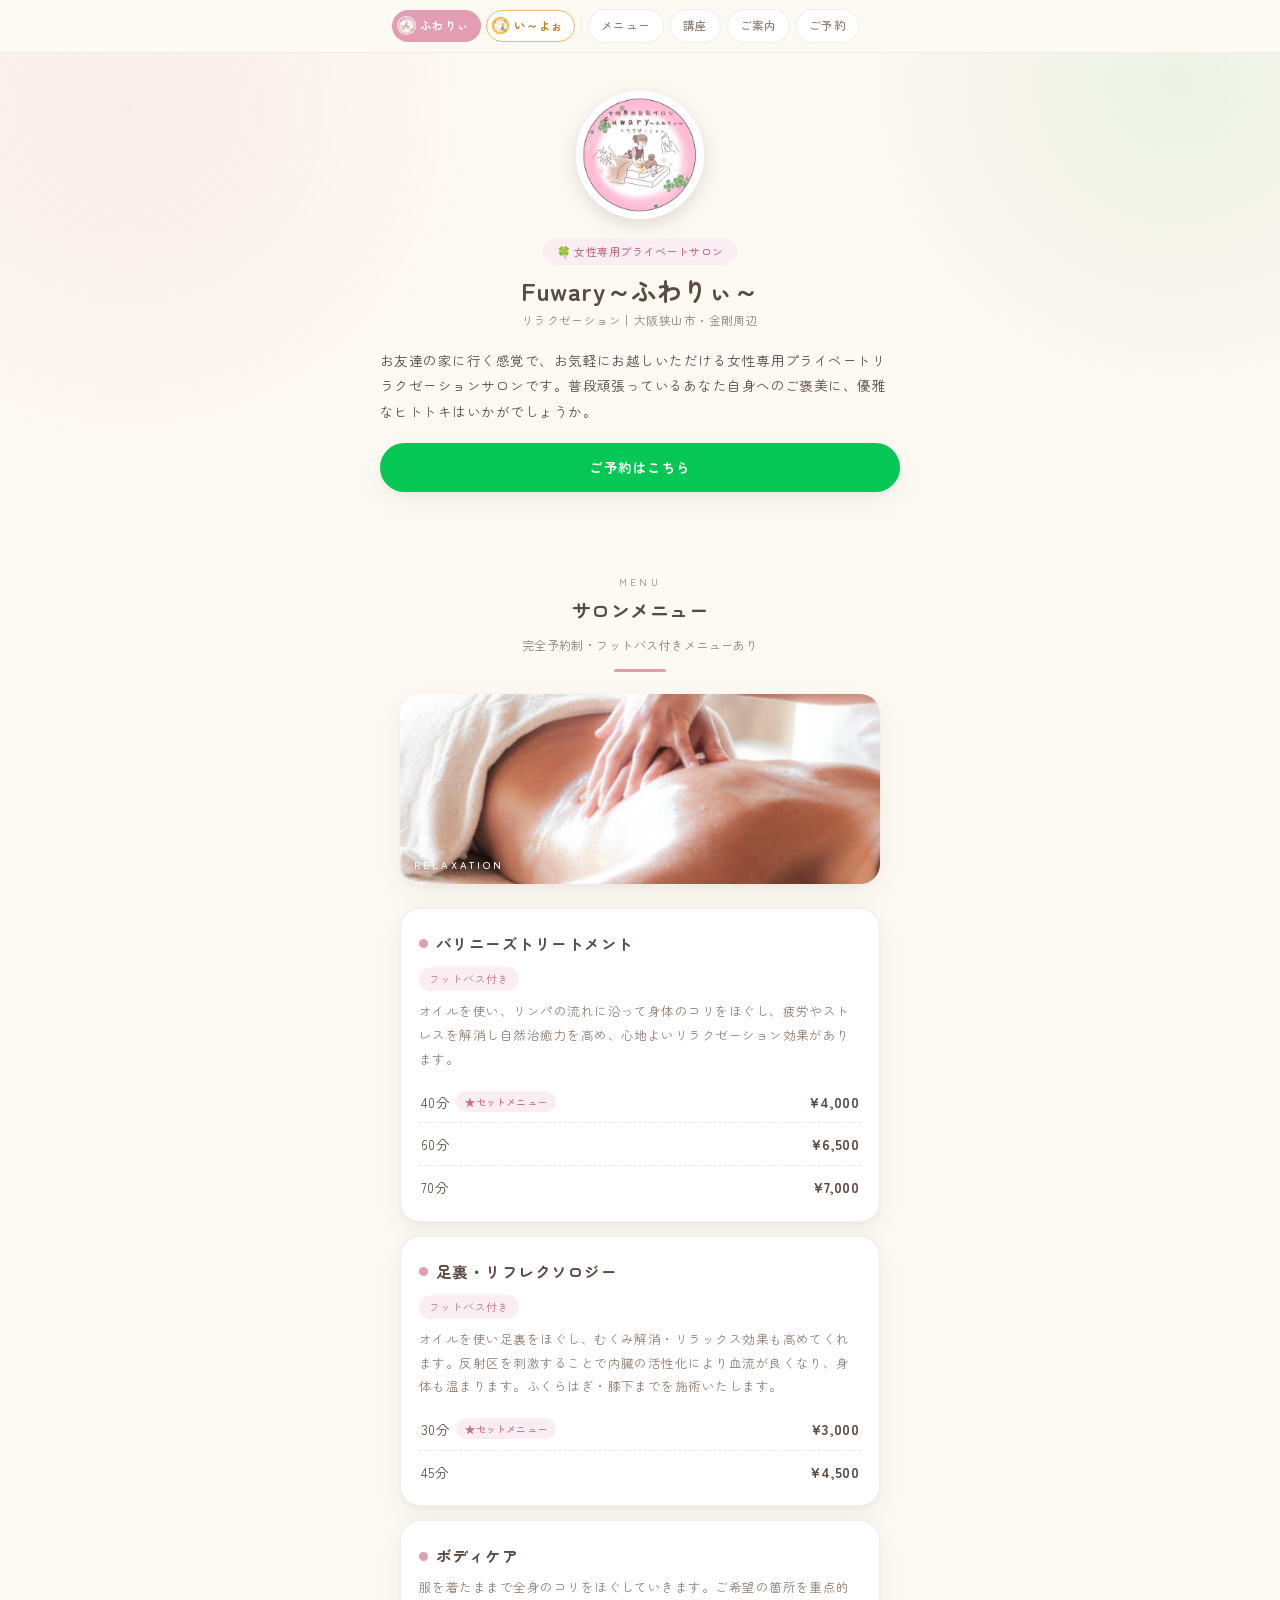
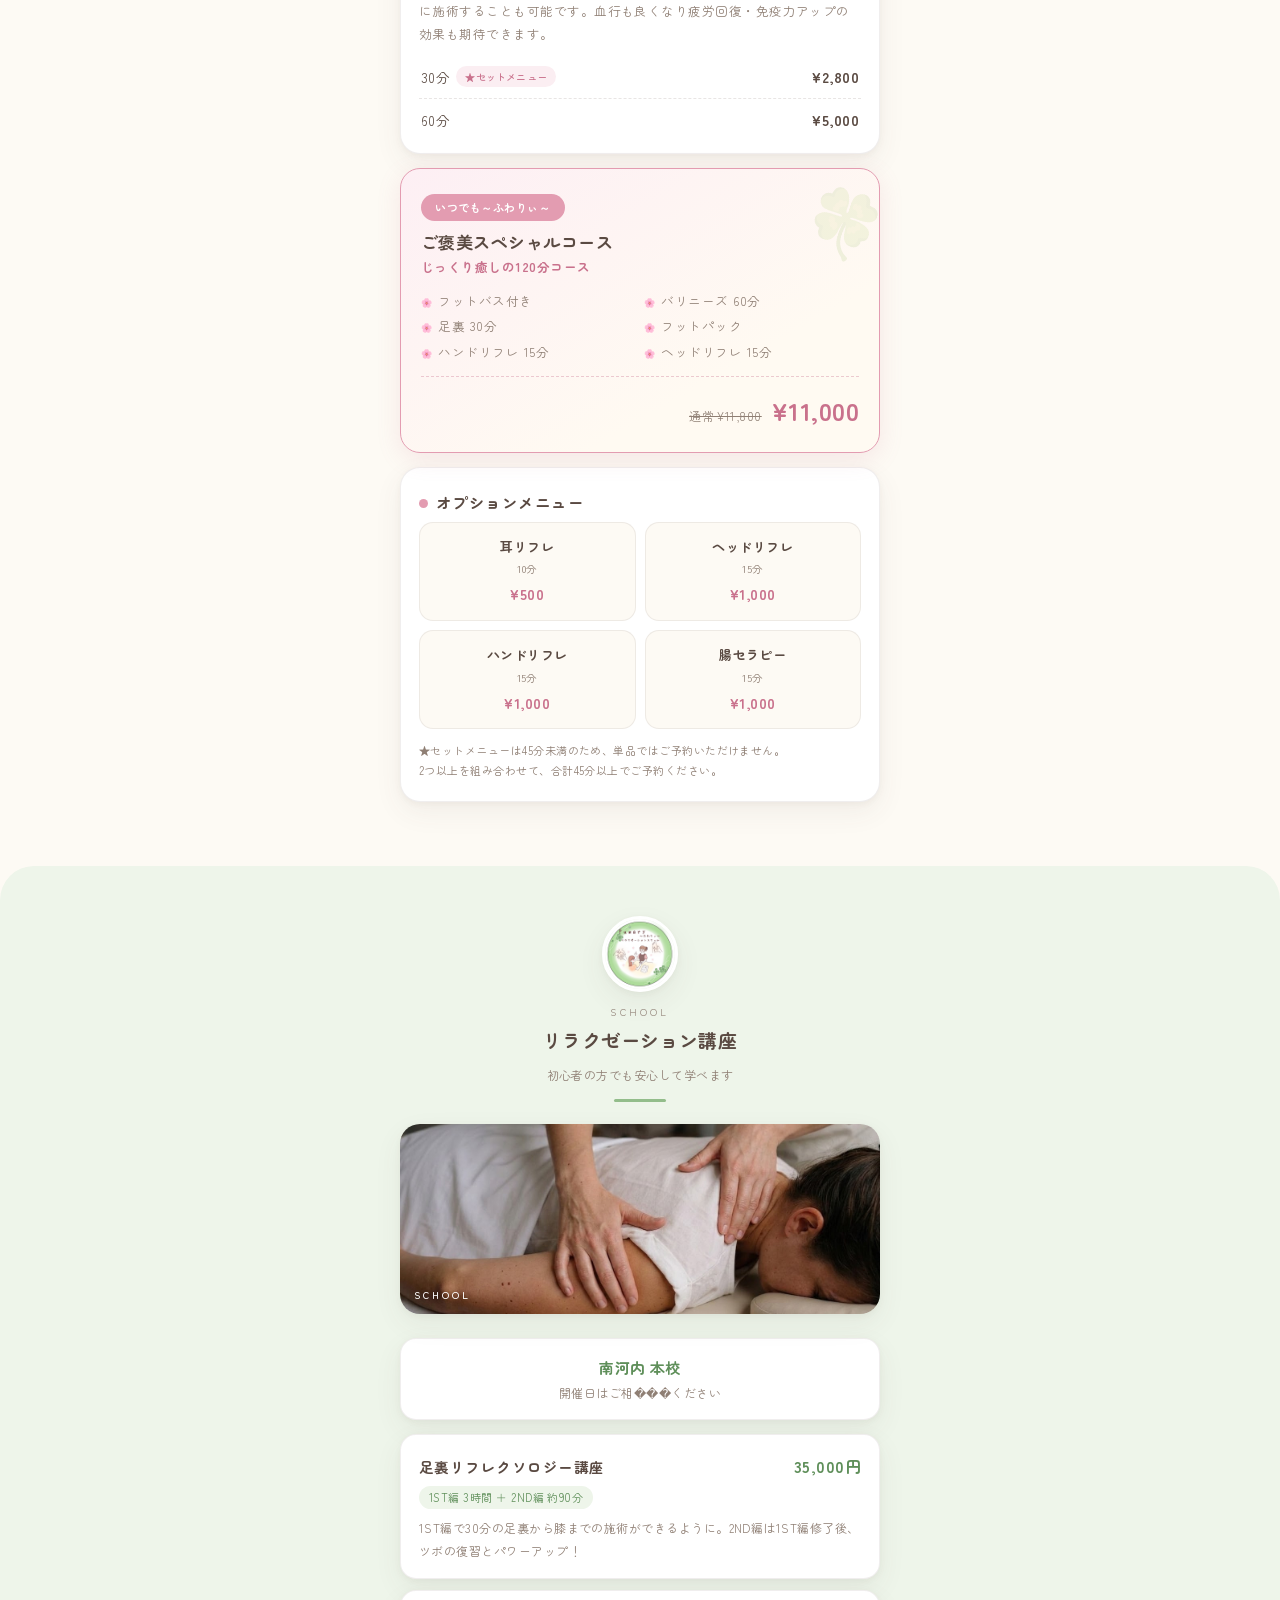
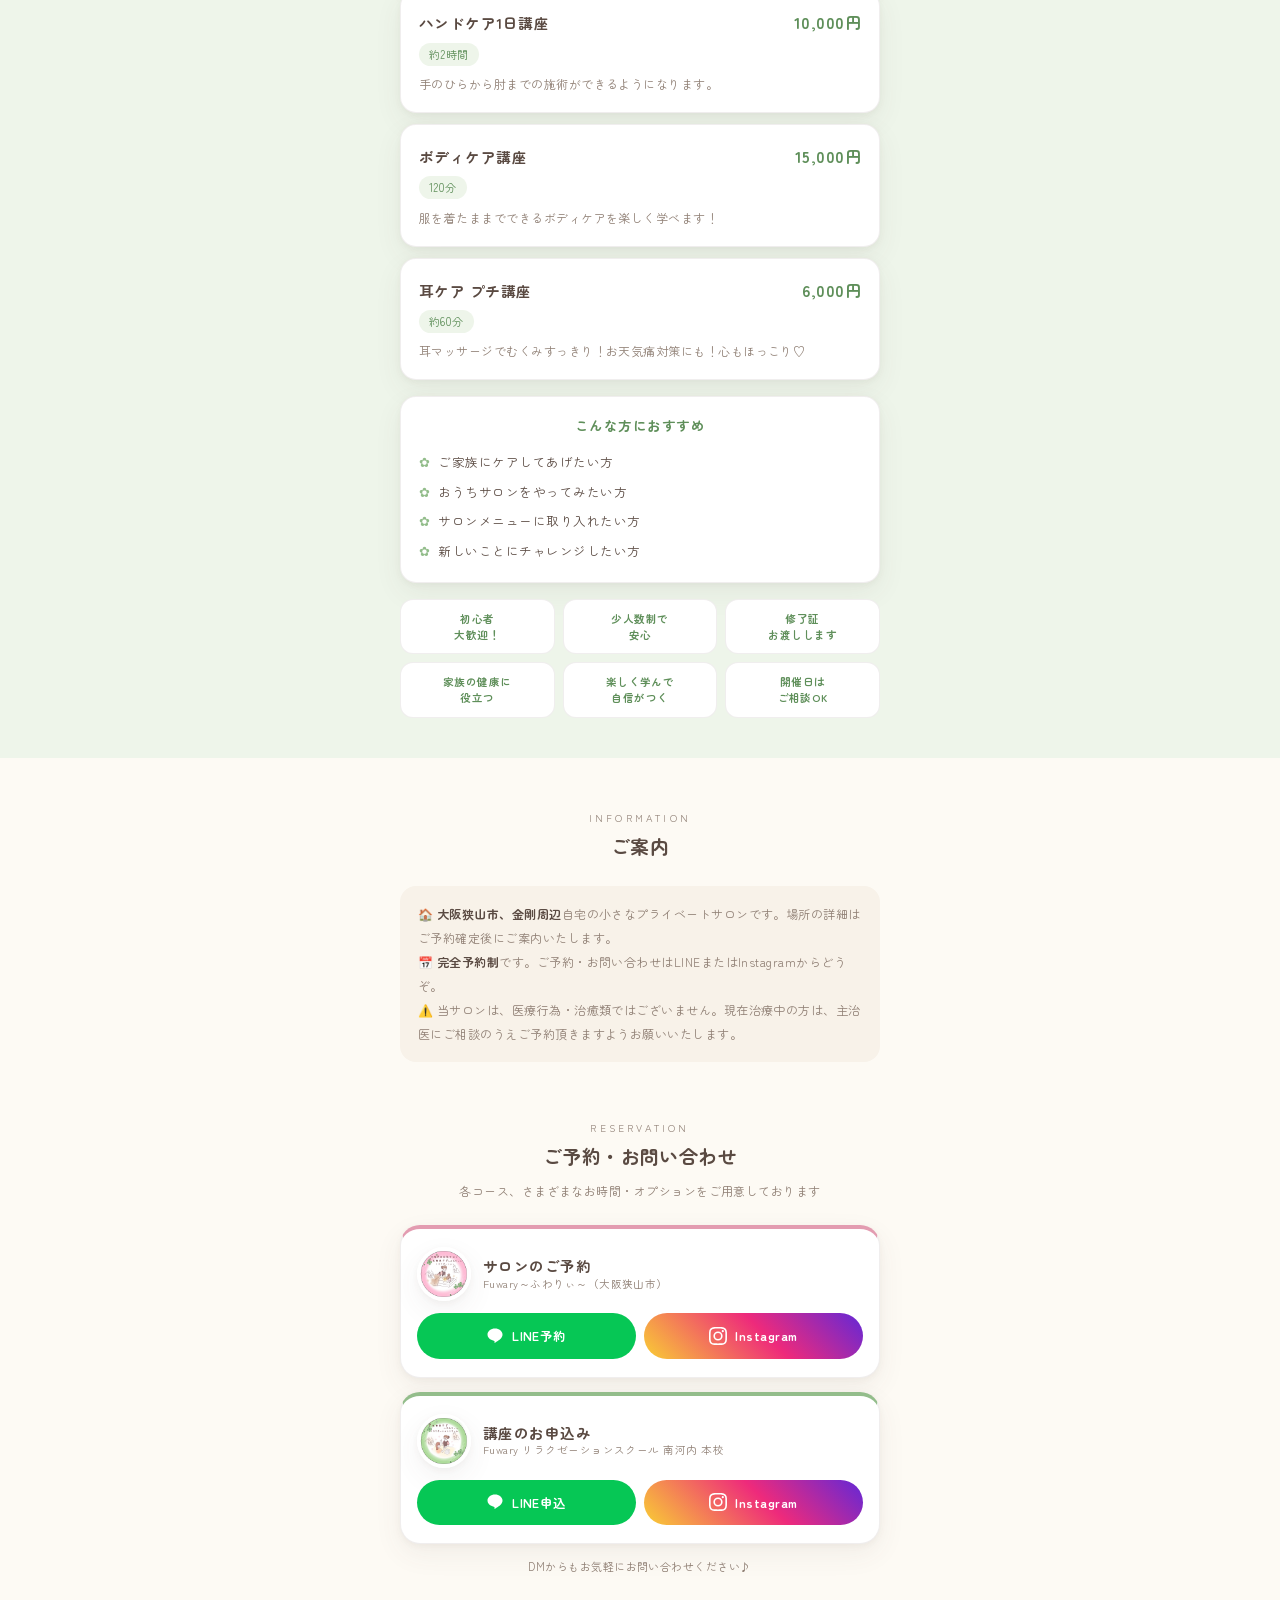
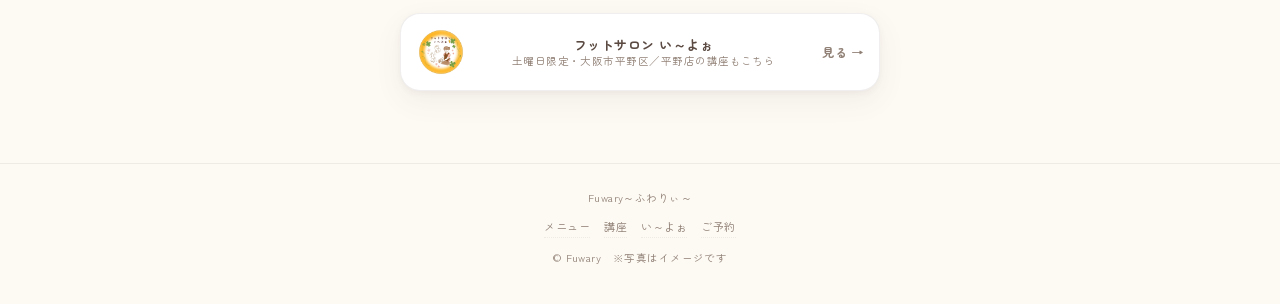
<file: index.html>
<!DOCTYPE html>

<html lang="ja">
<head>
<meta charset="utf-8"/>
<meta content="width=device-width, initial-scale=1.0" name="viewport"/>
<title>Fuwary～ふわりぃ～｜女性専用プライベートサロン（大阪狭山市・金剛）</title>
<meta content="大阪狭山市・金剛周辺の女性専用プライベートリラクゼーションサロン Fuwary～ふわりぃ～。バリニーズトリートメント・足裏リフレクソロジー・ボディケア。南河内本校のリラクゼーション講座も開講しています。" name="description"/>
<link href="assets/logo_salon.jpg" rel="icon"/>
<link href="https://fonts.googleapis.com" rel="preconnect"/>
<link crossorigin="" href="https://fonts.gstatic.com" rel="preconnect"/>
<link href="https://fonts.googleapis.com/css2?family=Zen+Maru+Gothic:wght@400;500;700&amp;display=swap" rel="stylesheet"/>
<link href="style.css" rel="stylesheet"/>
</head>
<body data-brand="salon" data-page="ふわりぃ" data-prefix="salon">
<div class="topbar">
<div class="nav-in" id="nav">
<div class="brands">
<a class="brand salon here" href="index.html"><img alt="" src="assets/logo_salon.jpg"/>ふわりぃ</a>
<a class="brand foot" href="iiyo.html"><img alt="" src="assets/logo_foot.jpg"/>い～よぉ</a>
</div>
<span class="nav-sep"></span>
<div class="nav-scroll">
<div class="secs">
<a class="sec" href="#menu">メニュー</a>
<a class="sec" data-c="green" href="#school">講座</a>
<a class="sec" data-c="plain" href="#access">ご案内</a>
<a class="sec" data-c="plain" href="#contact">ご予約</a>
</div>
</div>
</div>
</div>
<div class="hero">
<img alt="Fuwary～ふわりぃ～ ロゴ" class="hero-logo rv" src="assets/logo_salon.jpg"/>
<div class="rv">
<span class="tag">🍀 女性専用プライベートサロン</span>
<h1>Fuwary～ふわりぃ～</h1>
<div class="sub" data-info="salon.area">リラクゼーション｜大阪狭山市・金剛周辺</div>
</div>
<p class="copy rv" data-info="salon.copy">お友達の家に行く感覚で、お気軽にお越しいただける女性専用プライベートリラクゼーションサロンです。普段頑張っているあなた自身へのご褒美に、優雅なヒトトキはいかがでしょうか。</p>
<div class="hero-cta rv">
<a class="btn btn-line" href="#contact">ご予約はこちら</a>
</div>
</div>
<!-- サロンメニュー -->
<section id="menu">
<div class="wrap">
<div class="sec-head rv">
<div class="en">Menu</div>
<h2>サロンメニュー</h2>
<div class="lead">完全予約制・フットバス付きメニューあり</div>
<div class="deco"></div>
</div>
<div class="sec-photo rv">
<img alt="バリニーズトリートメント" src="assets/photo_salon.png"/>
<span class="ph-label">Relaxation</span>
</div>
<!-- ↓ スプレッドシート「メニュー」から差し替わります -->
<div id="menu-list">
<div class="card rv">
<h3><span class="dot"></span>バリニーズトリートメント</h3>
<span class="note-tag">フットバス付き</span>
<p class="desc">オイルを使い、リンパの流れに沿って身体のコリをほぐし、疲労やストレスを解消し自然治癒力を高め、心地よいリラクゼーション効果があります。</p>
<div class="price-row"><span>40分<span class="set-mark">★セットメニュー</span></span><span class="p">¥4,000</span></div>
<div class="price-row"><span>60分</span><span class="p">¥6,500</span></div>
<div class="price-row"><span>70分</span><span class="p">¥7,000</span></div>
</div>
<div class="card rv">
<h3><span class="dot"></span>足裏・リフレクソロジー</h3>
<span class="note-tag">フットバス付き</span>
<p class="desc">オイルを使い足裏をほぐし、むくみ解消・リラックス効果も高めてくれます。反射区を刺激することで内臓の活性化により血流が良くなり、身体も温まります。ふくらはぎ・膝下までを施術いたします。</p>
<div class="price-row"><span>30分<span class="set-mark">★セットメニュー</span></span><span class="p">¥3,000</span></div>
<div class="price-row"><span>45分</span><span class="p">¥4,500</span></div>
</div>
<div class="card rv">
<h3><span class="dot"></span>ボディケア</h3>
<p class="desc">服を着たままで全身のコリをほぐしていきます。ご希望の箇所を重点的に施術することも可能です。血行も良くなり疲労回復・免疫力アップの効果も期待できます。</p>
<div class="price-row"><span>30分<span class="set-mark">★セットメニュー</span></span><span class="p">¥2,800</span></div>
<div class="price-row"><span>60分</span><span class="p">¥5,000</span></div>
</div>
</div>
<!-- ↓ スプレッドシート「スペシャル」から差し替わります -->
<div class="special rv" id="special-box">
<span class="ribbon">いつでも～ふわりぃ～</span>
<h3>ご褒美スペシャルコース</h3>
<div class="time">じっくり癒しの120分コース</div>
<ul>
<li>フットバス付き</li>
<li>バリニーズ 60分</li>
<li>足裏 30分</li>
<li>フットパック</li>
<li>ハンドリフレ 15分</li>
<li>ヘッドリフレ 15分</li>
</ul>
<div class="price-line">
<span class="old">通常 ¥11,800</span>
<span class="now">¥11,000</span>
</div>
</div>
<div class="card rv">
<h3><span class="dot"></span>オプションメニュー</h3>
<!-- ↓ スプレッドシート「オプション」から差し替わります -->
<div class="opt-grid" id="option-list">
<div class="opt"><div class="o-name">耳リフレ</div><div class="o-time">10分</div><div class="o-price">¥500</div></div>
<div class="opt"><div class="o-name">ヘッドリフレ</div><div class="o-time">15分</div><div class="o-price">¥1,000</div></div>
<div class="opt"><div class="o-name">ハンドリフレ</div><div class="o-time">15分</div><div class="o-price">¥1,000</div></div>
<div class="opt"><div class="o-name">腸セラピー</div><div class="o-time">15分</div><div class="o-price">¥1,000</div></div>
</div>
<p class="opt-note" data-info="salon.menuNote">★セットメニューは45分未満のため、単品ではご予約いただけません。<br/>2つ以上を組み合わせて、合計45分以上でご予約ください。</p>
</div>
</div>
</section>
<!-- 講座（南河内 本校） -->
<section class="green-t school-sec" id="school">
<div class="wrap">
<div class="sec-head rv">
<img alt="Fuwary リラクゼーションスクール ロゴ" class="sec-badge" src="assets/logo_school.jpg"/>
<div class="en">School</div>
<h2>リラクゼーション講座</h2>
<div class="lead">初心者の方でも安心して学べます</div>
<div class="deco"></div>
</div>
<div class="sec-photo rv">
<img alt="ボディケア講座" src="assets/photo_school.png"/>
<span class="ph-label">School</span>
</div>
<div class="school-place rv">
<b data-info="salon.schoolName">南河内 本校</b>
<span data-info="salon.schoolSchedule">開催日はご相���ください</span>
</div>
<!-- ↓ スプレッドシート「講座」から差し替わります -->
<div id="course-list">
<div class="course rv">
<div class="course-top">
<h3>足裏リフレクソロジー講座</h3>
<span class="c-price">35,000円</span>
</div>
<span class="c-time">1ST編 3時間 ＋ 2ND編 約90分</span>
<p>1ST編で30分の足裏から膝までの施術ができるように。2ND編は1ST編修了後、ツボの復習とパワーアップ！</p>
</div>
<div class="course rv">
<div class="course-top">
<h3>ハンドケア1日講座</h3>
<span class="c-price">10,000円</span>
</div>
<span class="c-time">約2時間</span>
<p>手のひらから肘までの施術ができるようになります。</p>
</div>
<div class="course rv">
<div class="course-top">
<h3>ボディケア講座</h3>
<span class="c-price">15,000円</span>
</div>
<span class="c-time">120分</span>
<p>服を着たままでできるボディケアを楽しく学べます！</p>
</div>
<div class="course rv">
<div class="course-top">
<h3>耳ケア プチ講座</h3>
<span class="c-price">6,000円</span>
</div>
<span class="c-time">約60分</span>
<p>耳マッサージでむくみすっきり！お天気痛対策にも！心もほっこり♡</p>
</div>
</div>
<div class="reco rv">
<h3>こんな方におすすめ</h3>
<ul>
<li>ご家族にケアしてあげたい方</li>
<li>おうちサロンをやってみたい方</li>
<li>サロンメニューに取り入れたい方</li>
<li>新しいことにチャレンジしたい方</li>
</ul>
</div>
<div class="rv">
<div class="feature-grid">
<div class="feat">初心者<br/>大歓迎！</div>
<div class="feat">少人数制で<br/>安心</div>
<div class="feat">修了証<br/>お渡しします</div>
<div class="feat">家族の健康に<br/>役立つ</div>
<div class="feat">楽しく学んで<br/>自信がつく</div>
<div class="feat">開催日は<br/>ご相談OK</div>
</div>
</div>
</div>
</section>
<!-- ご案内 -->
<section id="access">
<div class="wrap">
<div class="sec-head rv">
<div class="en">Information</div>
<h2>ご案内</h2>
</div>
<div class="notes rv" data-info="salon.info">🏠 <b>大阪狭山市、金剛周辺</b>自宅の小さなプライベートサロンです。場所の詳細はご予約確定後にご案内いたします。<br/>📅 <b>完全予約制</b>です。ご予約・お問い合わせはLINEまたはInstagramからどうぞ。<br/>⚠️ 当サロンは、医療行為・治癒類ではございません。現在治療中の方は、主治医にご相談のうえご予約頂きますようお願いいたします。</div>
</div>
</section>
<!-- ご予約 -->
<section class="contact" id="contact">
<div class="wrap">
<div class="sec-head rv">
<div class="en">Reservation</div>
<h2>ご予約・お問い合わせ</h2>
<div class="lead">各コース、さまざまなお時間・オプションをご用意しております</div>
</div>
<div class="cards">
<div class="rsv pink rv">
<div class="rsv-head">
<img alt="Fuwary～ふわりぃ～ ロゴ" class="rsv-logo" src="assets/logo_salon.jpg"/>
<div class="rsv-name">サロンのご予約<small>Fuwary～ふわりぃ～（大阪狭山市）</small></div>
</div>
<div class="rsv-btns">
<a class="btn btn-line" data-link="salon.line" href="https://lin.ee/XAf0HLj" rel="noopener" target="_blank"><svg class="btn-icon" viewbox="0 0 24 24"><path d="M12 2C6.48 2 2 5.64 2 10.13c0 4.03 3.58 7.4 8.41 8.04.33.07.77.22.89.5.1.26.07.66.03.92l-.14.86c-.04.26-.2 1.01.89.55 1.09-.46 5.87-3.46 8.01-5.92C21.56 13.35 22 11.8 22 10.13 22 5.64 17.52 2 12 2z"></path></svg>LINE予約</a>
<a class="btn btn-ig" data-link="salon.instagram" href="https://www.instagram.com/fuwary07iyashi" rel="noopener" target="_blank"><svg class="btn-icon" viewbox="0 0 24 24"><path d="M12 2.16c3.2 0 3.58.01 4.85.07 3.25.15 4.77 1.69 4.92 4.92.06 1.27.07 1.65.07 4.85s-.01 3.58-.07 4.85c-.15 3.23-1.66 4.77-4.92 4.92-1.27.06-1.65.07-4.85.07s-3.58-.01-4.85-.07c-3.26-.15-4.77-1.7-4.92-4.92-.06-1.27-.07-1.65-.07-4.85s.01-3.58.07-4.85C2.38 3.92 3.9 2.38 7.15 2.23 8.42 2.17 8.8 2.16 12 2.16zM12 0C8.74 0 8.33.01 7.05.07 2.7.27.27 2.69.07 7.05.01 8.33 0 8.74 0 12s.01 3.67.07 4.95c.2 4.36 2.62 6.78 6.98 6.98C8.33 23.99 8.74 24 12 24s3.67-.01 4.95-.07c4.35-.2 6.78-2.62 6.98-6.98.06-1.28.07-1.69.07-4.95s-.01-3.67-.07-4.95C23.73 2.7 21.31.27 16.95.07 15.67.01 15.26 0 12 0zm0 5.84A6.16 6.16 0 1 0 18.16 12 6.16 6.16 0 0 0 12 5.84zM12 16a4 4 0 1 1 4-4 4 4 0 0 1-4 4zm6.4-11.85a1.44 1.44 0 1 0 1.44 1.44 1.44 1.44 0 0 0-1.44-1.44z"></path></svg>Instagram</a>
</div>
</div>
<div class="rsv green rv">
<div class="rsv-head">
<img alt="Fuwary リラクゼーションスクール ロゴ" class="rsv-logo" src="assets/logo_school.jpg"/>
<div class="rsv-name">講座のお申込み<small>Fuwary リラクゼーションスクール 南河内 本校</small></div>
</div>
<div class="rsv-btns">
<a class="btn btn-line" data-link="school.line" href="https://lin.ee/XAf0HLj" rel="noopener" target="_blank"><svg class="btn-icon" viewbox="0 0 24 24"><path d="M12 2C6.48 2 2 5.64 2 10.13c0 4.03 3.58 7.4 8.41 8.04.33.07.77.22.89.5.1.26.07.66.03.92l-.14.86c-.04.26-.2 1.01.89.55 1.09-.46 5.87-3.46 8.01-5.92C21.56 13.35 22 11.8 22 10.13 22 5.64 17.52 2 12 2z"></path></svg>LINE申込</a>
<a class="btn btn-ig" data-link="school.instagram" href="https://www.instagram.com/fuwary07iyashi" rel="noopener" target="_blank"><svg class="btn-icon" viewbox="0 0 24 24"><path d="M12 2.16c3.2 0 3.58.01 4.85.07 3.25.15 4.77 1.69 4.92 4.92.06 1.27.07 1.65.07 4.85s-.01 3.58-.07 4.85c-.15 3.23-1.66 4.77-4.92 4.92-1.27.06-1.65.07-4.85.07s-3.58-.01-4.85-.07c-3.26-.15-4.77-1.7-4.92-4.92-.06-1.27-.07-1.65-.07-4.85s.01-3.58.07-4.85C2.38 3.92 3.9 2.38 7.15 2.23 8.42 2.17 8.8 2.16 12 2.16zM12 0C8.74 0 8.33.01 7.05.07 2.7.27.27 2.69.07 7.05.01 8.33 0 8.74 0 12s.01 3.67.07 4.95c.2 4.36 2.62 6.78 6.98 6.98C8.33 23.99 8.74 24 12 24s3.67-.01 4.95-.07c4.35-.2 6.78-2.62 6.98-6.98.06-1.28.07-1.69.07-4.95s-.01-3.67-.07-4.95C23.73 2.7 21.31.27 16.95.07 15.67.01 15.26 0 12 0zm0 5.84A6.16 6.16 0 1 0 18.16 12 6.16 6.16 0 0 0 12 5.84zM12 16a4 4 0 1 1 4-4 4 4 0 0 1-4 4zm6.4-11.85a1.44 1.44 0 1 0 1.44 1.44 1.44 1.44 0 0 0-1.44-1.44z"></path></svg>Instagram</a>
</div>
</div>
</div>
<p class="hint">DMからもお気軽にお問い合わせください♪</p>
<a class="sister rv" href="iiyo.html">
<img alt="" src="assets/logo_foot.jpg"/>
<span class="t">フットサロン い～よぉ<small>土曜日限定・大阪市平野区／平野店の講座もこちら</small></span>
<span class="go">見る →</span>
</a>
</div>
</section>
<footer>
  Fuwary～ふわりぃ～
  <div class="f-links">
<a href="#menu">メニュー</a>
<a href="#school">講座</a>
<a href="iiyo.html">い～よぉ</a>
<a href="#contact">ご予約</a>
</div>
  © Fuwary　※写真はイメージです
</footer>
<a aria-label="ページ上部へ" href="#" id="toTop">↑</a>
<script src="app.js?v=3"></script>
</body>
</html>
</file>
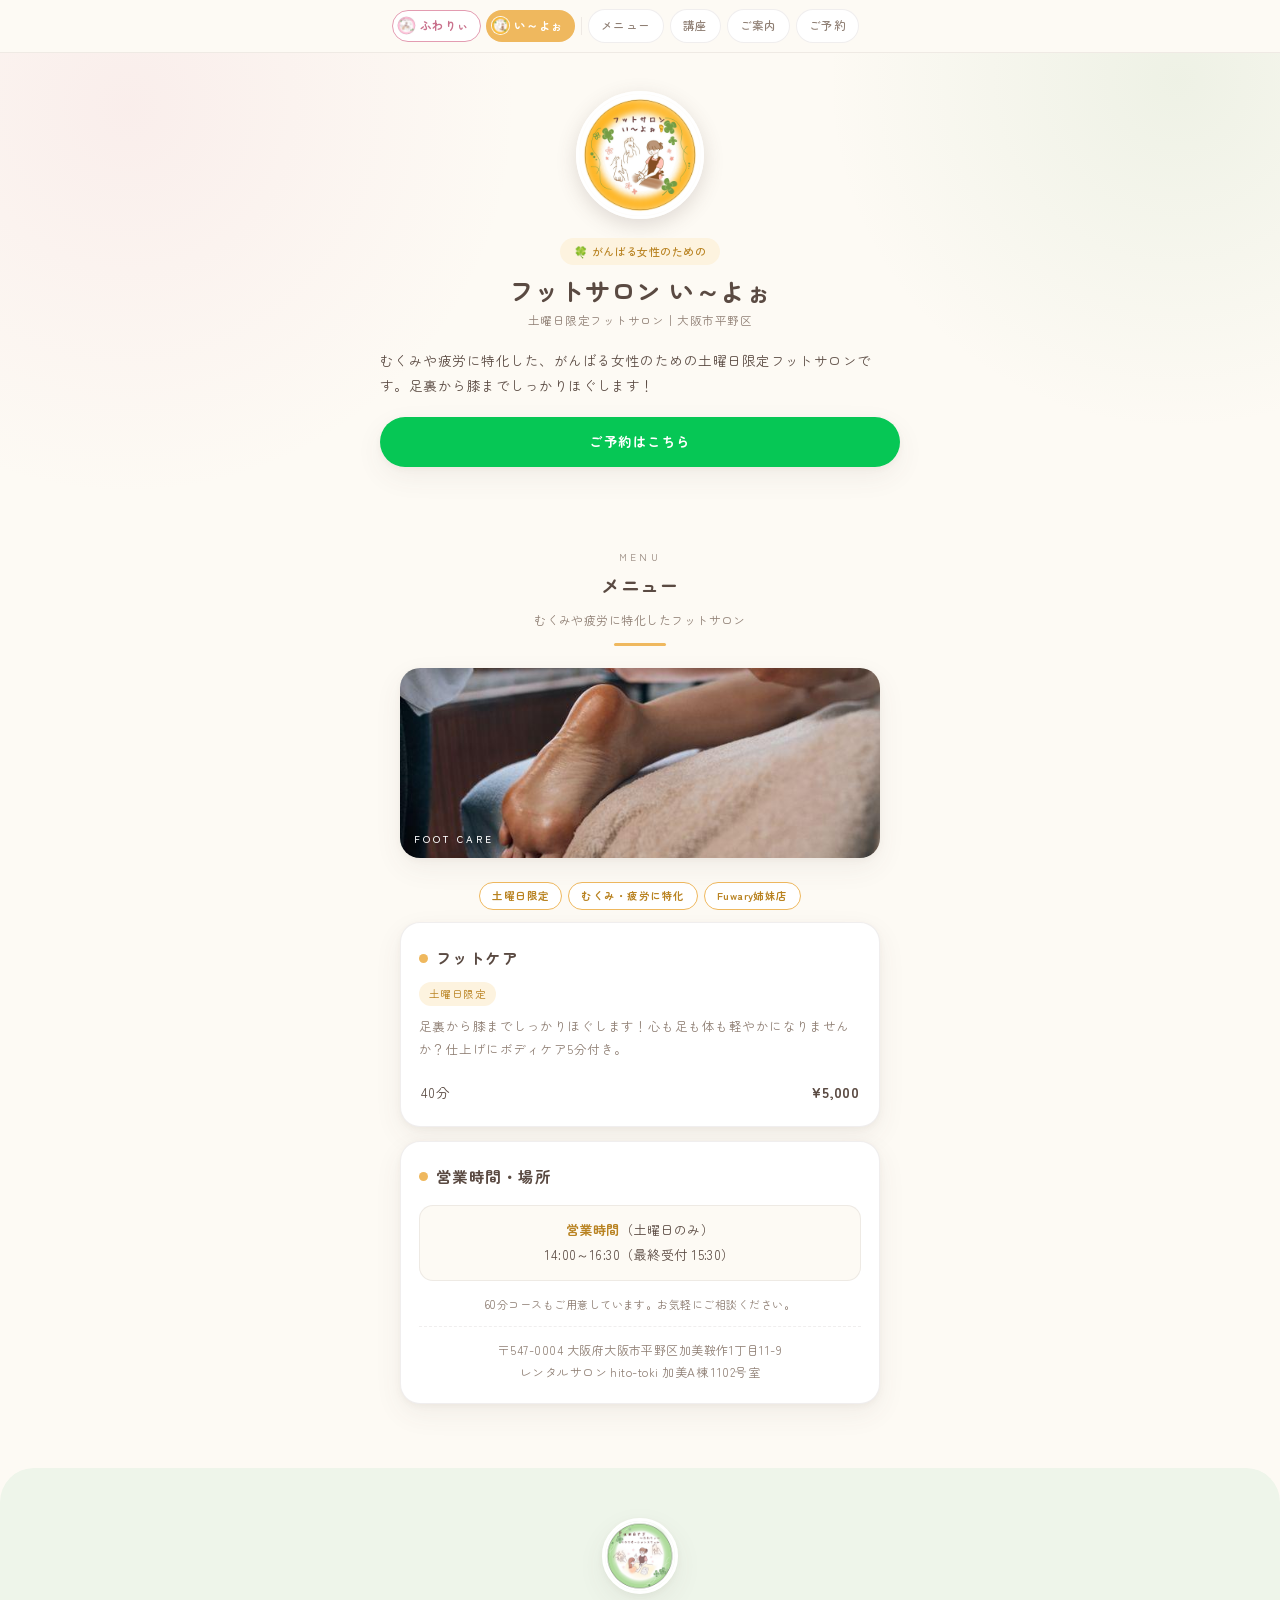
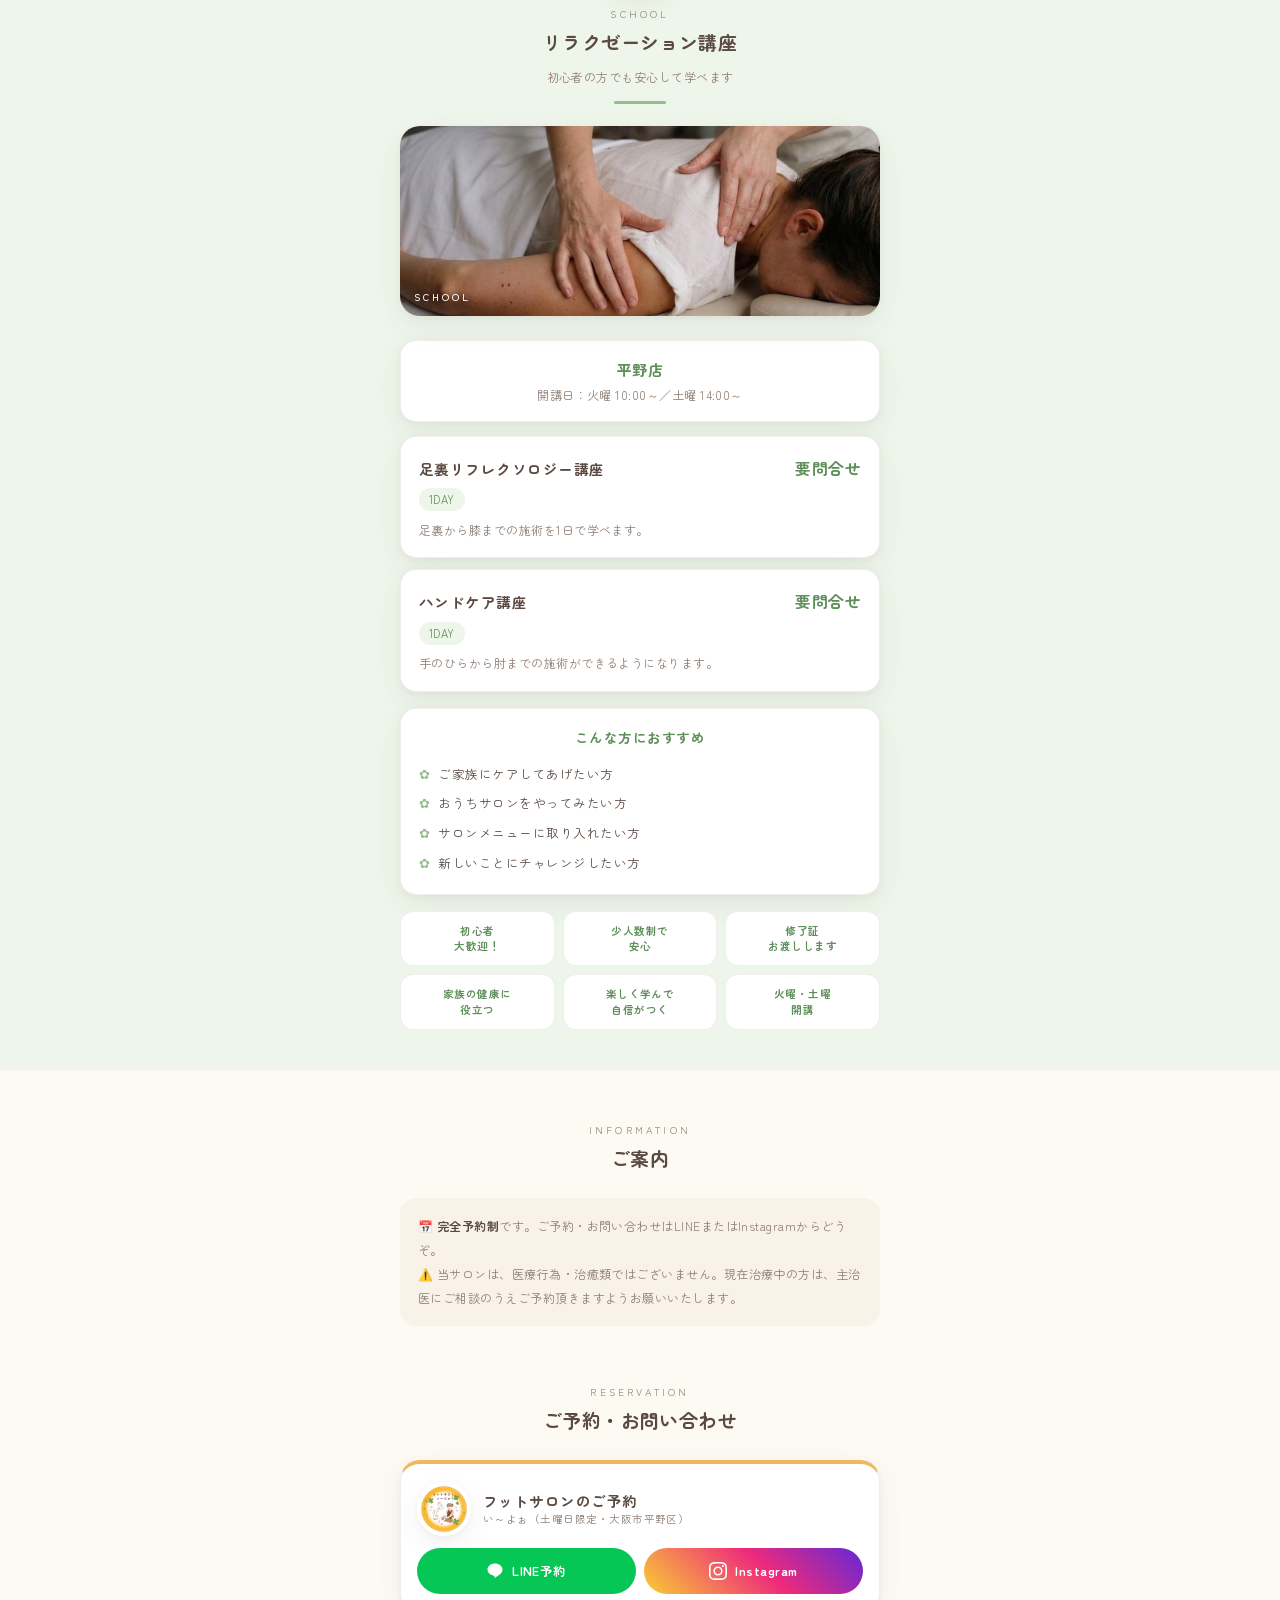
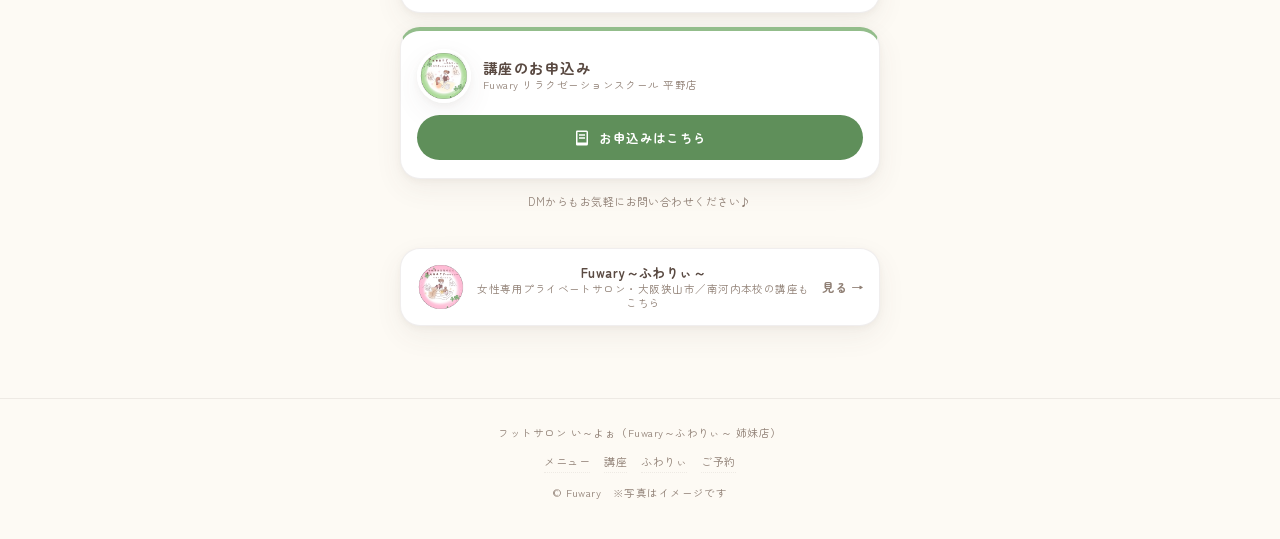
<file: iiyo.html>
<!DOCTYPE html>

<html lang="ja">
<head>
<meta charset="utf-8"/>
<meta content="width=device-width, initial-scale=1.0" name="viewport"/>
<title>フットサロン い～よぉ｜土曜日限定フットサロン（大阪市平野区）</title>
<meta content="大阪市平野区の土曜日限定フットサロン い～よぉ。むくみや疲労に特化し、足裏から膝までしっかりほぐします。平野店のリラクゼーション講座も開講しています。" name="description"/>
<link href="assets/logo_foot.jpg" rel="icon"/>
<link href="https://fonts.googleapis.com" rel="preconnect"/>
<link crossorigin="" href="https://fonts.gstatic.com" rel="preconnect"/>
<link href="https://fonts.googleapis.com/css2?family=Zen+Maru+Gothic:wght@400;500;700&amp;display=swap" rel="stylesheet"/>
<link href="style.css" rel="stylesheet"/>
</head>
<body data-brand="foot" data-page="い～よぉ" data-prefix="foot">
<div class="topbar">
<div class="nav-in" id="nav">
<div class="brands">
<a class="brand salon" href="index.html"><img alt="" src="assets/logo_salon.jpg"/>ふわりぃ</a>
<a class="brand foot here" href="iiyo.html"><img alt="" src="assets/logo_foot.jpg"/>い～よぉ</a>
</div>
<span class="nav-sep"></span>
<div class="nav-scroll">
<div class="secs">
<a class="sec" href="#menu">メニュー</a>
<a class="sec" data-c="green" href="#school">講座</a>
<a class="sec" data-c="plain" href="#access">ご案内</a>
<a class="sec" data-c="plain" href="#contact">ご予約</a>
</div>
</div>
</div>
</div>
<div class="hero">
<img alt="フットサロン い～よぉ ロゴ" class="hero-logo rv" src="assets/logo_foot.jpg"/>
<div class="rv">
<span class="tag">🍀 がんばる女性のための</span>
<h1>フットサロン い～よぉ</h1>
<div class="sub" data-info="foot.area">土曜日限定フットサロン｜大阪市平野区</div>
</div>
<p class="copy rv" data-info="foot.copy">むくみや疲労に特化した、がんばる女性のための土曜日限定フットサロンです。足裏から膝までしっかりほぐします！</p>
<div class="hero-cta rv">
<a class="btn btn-line" href="#contact">ご予約はこちら</a>
</div>
</div>
<!-- メニュー -->
<section id="menu">
<div class="wrap">
<div class="sec-head rv">
<div class="en">Menu</div>
<h2>メニュー</h2>
<div class="lead">むくみや疲労に特化したフットサロン</div>
<div class="deco"></div>
</div>
<div class="sec-photo rv">
<img alt="フットマッサージ" src="assets/photo_foot.png"/>
<span class="ph-label">Foot Care</span>
</div>
<div class="badge-line rv">
<span class="chip">土曜日限定</span>
<span class="chip">むくみ・疲労に特化</span>
<span class="chip">Fuwary姉妹店</span>
</div>
<!-- ↓ スプレッドシート「メニュー」から差し替わります -->
<div id="menu-list">
<div class="card rv">
<h3><span class="dot"></span>フットケア</h3>
<span class="note-tag">土曜日限定</span>
<p class="desc">足裏から膝までしっかりほぐします！心も足も体も軽やかになりませんか？仕上げにボディケア5分付き。</p>
<div class="price-row"><span>40分</span><span class="p">¥5,000</span></div>
</div>
</div>
<div class="card rv">
<h3><span class="dot"></span>営業時間・場所</h3>
<div class="hours">
<b>営業時間</b>（<span data-info="foot.hoursNote">土曜日のみ</span>）<br/>
<span data-info="foot.hours">14:00～16:30（最終受付 15:30）</span>
</div>
<p class="opt-note" data-info="foot.priceNote" style="text-align:center">60分コースもご用意しています。お気軽にご相談ください。</p>
<p class="addr" data-info="foot.address">〒547-0004 大阪府大阪市平野区加美鞍作1丁目11-9<br/>レンタルサロン hito-toki 加美A棟 1102号室</p>
</div>
</div>
</section>
<!-- 講座（平野店） -->
<section class="green-t school-sec" id="school">
<div class="wrap">
<div class="sec-head rv">
<img alt="Fuwary リラクゼーションスクール ロゴ" class="sec-badge" src="assets/logo_school.jpg"/>
<div class="en">School</div>
<h2>リラクゼーション講座</h2>
<div class="lead">初心者の方でも安心して学べます</div>
<div class="deco"></div>
</div>
<div class="sec-photo rv">
<img alt="ボディケア講座" src="assets/photo_school.png"/>
<span class="ph-label">School</span>
</div>
<div class="school-place rv">
<b data-info="foot.schoolName">平野店</b>
<span data-info="foot.schoolSchedule">開講日：火曜 10:00～／土曜 14:00～</span>
</div>
<!-- ↓ スプレッドシート「講座」から差し替わります -->
<div id="course-list">
<div class="course rv">
<div class="course-top">
<h3>足裏リフレクソロジー講座</h3>
<span class="c-price">要問合せ</span>
</div>
<span class="c-time">1DAY</span>
<p>足裏から膝までの施術を1日で学べます。</p>
</div>
<div class="course rv">
<div class="course-top">
<h3>ハンドケア講座</h3>
<span class="c-price">要問合せ</span>
</div>
<span class="c-time">1DAY</span>
<p>手のひらから肘までの施術ができるようになります。</p>
</div>
</div>
<div class="reco rv">
<h3>こんな方におすすめ</h3>
<ul>
<li>ご家族にケアしてあげたい方</li>
<li>おうちサロンをやってみたい方</li>
<li>サロンメニューに取り入れたい方</li>
<li>新しいことにチャレンジしたい方</li>
</ul>
</div>
<div class="rv">
<div class="feature-grid">
<div class="feat">初心者<br/>大歓迎！</div>
<div class="feat">少人数制で<br/>安心</div>
<div class="feat">修了証<br/>お渡しします</div>
<div class="feat">家族の健康に<br/>役立つ</div>
<div class="feat">楽しく学んで<br/>自信がつく</div>
<div class="feat">火曜・土曜<br/>開講</div>
</div>
</div>
</div>
</section>
<!-- ご案内 -->
<section id="access">
<div class="wrap">
<div class="sec-head rv">
<div class="en">Information</div>
<h2>ご案内</h2>
</div>
<div class="notes rv" data-info="foot.info">📅 <b>完全予約制</b>です。ご予約・お問い合わせはLINEまたはInstagramからどうぞ。<br/>⚠️ 当サロンは、医療行為・治癒類ではございません。現在治療中の方は、主治医にご相談のうえご予約頂きますようお願いいたします。</div>
</div>
</section>
<!-- ご予約 -->
<section class="contact" id="contact">
<div class="wrap">
<div class="sec-head rv">
<div class="en">Reservation</div>
<h2>ご予約・お問い合わせ</h2>
</div>
<div class="cards">
<div class="rsv yellow rv">
<div class="rsv-head">
<img alt="フットサロン い～よぉ ロゴ" class="rsv-logo" src="assets/logo_foot.jpg"/>
<div class="rsv-name">フットサロンのご予約<small>い～よぉ（土曜日限定・大阪市平野区）</small></div>
</div>
<div class="rsv-btns">
<a class="btn btn-line" data-link="foot.line" href="https://lin.ee/LIrx8O1" rel="noopener" target="_blank"><svg class="btn-icon" viewbox="0 0 24 24"><path d="M12 2C6.48 2 2 5.64 2 10.13c0 4.03 3.58 7.4 8.41 8.04.33.07.77.22.89.5.1.26.07.66.03.92l-.14.86c-.04.26-.2 1.01.89.55 1.09-.46 5.87-3.46 8.01-5.92C21.56 13.35 22 11.8 22 10.13 22 5.64 17.52 2 12 2z"></path></svg>LINE予約</a>
<a class="btn btn-ig" data-link="foot.instagram" href="https://www.instagram.com/ashi.iiyo1104" rel="noopener" target="_blank"><svg class="btn-icon" viewbox="0 0 24 24"><path d="M12 2.16c3.2 0 3.58.01 4.85.07 3.25.15 4.77 1.69 4.92 4.92.06 1.27.07 1.65.07 4.85s-.01 3.58-.07 4.85c-.15 3.23-1.66 4.77-4.92 4.92-1.27.06-1.65.07-4.85.07s-3.58-.01-4.85-.07c-3.26-.15-4.77-1.7-4.92-4.92-.06-1.27-.07-1.65-.07-4.85s.01-3.58.07-4.85C2.38 3.92 3.9 2.38 7.15 2.23 8.42 2.17 8.8 2.16 12 2.16zM12 0C8.74 0 8.33.01 7.05.07 2.7.27.27 2.69.07 7.05.01 8.33 0 8.74 0 12s.01 3.67.07 4.95c.2 4.36 2.62 6.78 6.98 6.98C8.33 23.99 8.74 24 12 24s3.67-.01 4.95-.07c4.35-.2 6.78-2.62 6.98-6.98.06-1.28.07-1.69.07-4.95s-.01-3.67-.07-4.95C23.73 2.7 21.31.27 16.95.07 15.67.01 15.26 0 12 0zm0 5.84A6.16 6.16 0 1 0 18.16 12 6.16 6.16 0 0 0 12 5.84zM12 16a4 4 0 1 1 4-4 4 4 0 0 1-4 4zm6.4-11.85a1.44 1.44 0 1 0 1.44 1.44 1.44 1.44 0 0 0-1.44-1.44z"></path></svg>Instagram</a>
</div>
</div>
<div class="rsv green rv">
<div class="rsv-head">
<img alt="Fuwary リラクゼーションスクール ロゴ" class="rsv-logo" src="assets/logo_school.jpg"/>
<div class="rsv-name">講座のお申込み<small>Fuwary リラクゼーションスクール 平野店</small></div>
</div>
<div class="rsv-btns">
<a class="btn btn-school" data-link="school.hirano.url" href="https://www.street-academy.com/steachers/863293?conversion_name=qr&amp;tracking_code=f0386929086c4b1750bda52e5981a30c" rel="noopener" target="_blank"><svg class="btn-icon" viewbox="0 0 24 24"><path d="M4 3.5A1.5 1.5 0 0 1 5.5 2H18a2 2 0 0 1 2 2v16a2 2 0 0 1-2 2H5.5A1.5 1.5 0 0 1 4 20.5v-17zM6 4v14h12V4H6zm2 3h8v2H8V7zm0 4h8v2H8v-2z"></path></svg><span data-info="school.hirano.label">お申込みはこちら</span></a>
</div>
</div>
</div>
<p class="hint">DMからもお気軽にお問い合わせください♪</p>
<a class="sister rv" href="index.html">
<img alt="" src="assets/logo_salon.jpg"/>
<span class="t">Fuwary～ふわりぃ～<small>女性専用プライベートサロン・大阪狭山市／南河内本校の講座もこちら</small></span>
<span class="go">見る →</span>
</a>
</div>
</section>
<footer>
  フットサロン い～よぉ（Fuwary～ふわりぃ～ 姉妹店）
  <div class="f-links">
<a href="#menu">メニュー</a>
<a href="#school">講座</a>
<a href="index.html">ふわりぃ</a>
<a href="#contact">ご予約</a>
</div>
  © Fuwary　※写真はイメージです
</footer>
<a aria-label="ページ上部へ" href="#" id="toTop">↑</a>
<script src="app.js?v=3"></script>
</body>
</html>
</file>
<file: style.css>
:root{
  --bg:#fdfaf4;
  --bg-alt:#f8f2e9;
  --ink:#5a4a42;
  --ink-soft:#8f7f74;
  --pink:#e39cb1;
  --pink-soft:#fbeef2;
  --pink-deep:#c9718c;
  --green:#93bd8b;
  --green-soft:#eef5ea;
  --green-deep:#5f8f5a;
  --yellow:#efb85e;
  --yellow-soft:#fdf3df;
  --yellow-deep:#b98322;
  --card:#ffffff;
  --radius:20px;
  --line:#06c755;
  --shadow:0 2px 6px rgba(90,74,66,.05),0 10px 28px rgba(90,74,66,.07);
  --border:rgba(90,74,66,.09);
  /* ブランドごとに差し替え */
  --accent:var(--pink);
  --accent-soft:var(--pink-soft);
  --accent-deep:var(--pink-deep);
}
body[data-brand="foot"]{
  --accent:var(--yellow);
  --accent-soft:var(--yellow-soft);
  --accent-deep:var(--yellow-deep);
}

*{margin:0;padding:0;box-sizing:border-box}
html{scroll-behavior:smooth;scroll-padding-top:62px}
body{
  font-family:"Zen Maru Gothic",sans-serif;
  background:var(--bg);
  color:var(--ink);
  line-height:1.9;
  letter-spacing:.03em;
  font-size:14.5px;
  font-feature-settings:"palt";
  -webkit-font-smoothing:antialiased;
}
img{max-width:100%;display:block}
a{color:inherit;text-decoration:none}
.wrap{max-width:520px;margin:0 auto;padding:0 20px}

/* ===== 上部固定ナビ ===== */
.topbar{
  position:sticky;top:0;z-index:50;
  background:rgba(253,250,244,.9);
  backdrop-filter:blur(10px);
  -webkit-backdrop-filter:blur(10px);
  border-bottom:1px solid var(--border);
}
.nav-in{display:flex;align-items:center;gap:6px;padding:9px 12px;max-width:520px;margin:0 auto}
.nav-in a{
  flex-shrink:0;font-size:11.5px;font-weight:500;
  padding:5px 12px;border-radius:999px;
  background:#fff;border:1px solid var(--border);
  color:var(--ink-soft);white-space:nowrap;
  transition:all .25s ease;
}
/* ブランド切替（常に固定表示・横スクロールしない） */
.brands{display:flex;gap:5px;flex-shrink:0}
.brands .brand{font-weight:700;display:flex;align-items:center;gap:4px;padding:4px 10px 4px 4px}
.brands .brand img{width:19px;height:19px;border-radius:50%;object-fit:cover}
.brands .brand.salon{color:var(--pink-deep);border-color:var(--pink)}
.brands .brand.foot{color:var(--yellow-deep);border-color:var(--yellow)}
.brands .brand.salon.here{background:var(--pink);color:#fff;border-color:transparent}
.brands .brand.foot.here{background:var(--yellow);color:#fff;border-color:transparent}
.nav-sep{width:1px;height:18px;background:var(--border);flex-shrink:0}
/* セクションタブ（ここだけ横に流れる） */
.nav-scroll{flex:1;min-width:0;overflow-x:auto;-webkit-overflow-scrolling:touch;scrollbar-width:none}
.nav-scroll::-webkit-scrollbar{display:none}
.secs{display:flex;gap:6px;width:max-content}
.secs a.sec.active{color:#fff;border-color:transparent;font-weight:700;background:var(--accent)}
.secs a.sec[data-c="green"].active{background:var(--green)}
.secs a.sec[data-c="plain"].active{background:var(--ink-soft)}

/* ===== hero ===== */
.hero{
  text-align:center;
  padding:38px 20px 30px;
  background:
    radial-gradient(circle at 10% 12%, rgba(227,156,177,.13), transparent 32%),
    radial-gradient(circle at 92% 6%, rgba(147,189,139,.14), transparent 28%),
    var(--bg);
}
.hero-logo{
  width:128px;height:128px;border-radius:50%;object-fit:cover;
  margin:0 auto 16px;
  box-shadow:0 6px 20px rgba(90,74,66,.18);
  border:3px solid #fff;
}
.hero .tag{
  display:inline-block;font-size:11px;font-weight:500;color:var(--accent-deep);
  background:var(--accent-soft);border-radius:999px;padding:3px 14px;margin-bottom:8px;
}
.hero h1{font-size:22px;font-weight:700;line-height:1.4}
.hero .sub{font-size:11.5px;color:var(--ink-soft);margin-top:2px}
.hero p.copy{max-width:520px;margin:16px auto 0;font-size:13.5px;color:var(--ink);text-align:left}
.hero-cta{max-width:520px;margin:18px auto 0;display:flex;gap:10px}

.btn{
  display:inline-flex;align-items:center;justify-content:center;gap:8px;
  font-weight:700;font-size:13.5px;border-radius:999px;
  padding:12px 22px;box-shadow:var(--shadow);
  transition:transform .15s ease;flex:1;
}
.btn:active{transform:scale(.97)}
.btn-line{background:var(--line);color:#fff}
.btn-ig{background:linear-gradient(45deg,#f9ce34,#ee2a7b 55%,#6228d7);color:#fff}
.btn-school{background:var(--green-deep);color:#fff}
.btn-icon{width:18px;height:18px;fill:currentColor}

/* ===== sections ===== */
section{padding:50px 0 6px}
.sec-photo{
  position:relative;overflow:hidden;margin-bottom:24px;
  border-radius:var(--radius);box-shadow:var(--shadow);
}
.sec-photo img{width:100%;height:148px;object-fit:cover}
.sec-photo .ph-label{
  position:absolute;left:14px;bottom:10px;color:#fff;font-size:10px;
  letter-spacing:.3em;text-transform:uppercase;font-weight:500;
  text-shadow:0 1px 6px rgba(0,0,0,.4);
}
.sec-head{text-align:center;margin-bottom:22px}
.sec-badge{width:76px;height:76px;border-radius:50%;object-fit:cover;margin:0 auto 10px;box-shadow:var(--shadow);border:3px solid #fff}
.sec-head .en{font-size:10px;letter-spacing:.32em;color:var(--ink-soft);text-transform:uppercase}
.sec-head h2{font-size:19px;font-weight:700;margin-top:1px}
.sec-head .lead{font-size:12px;color:var(--ink-soft);margin-top:6px}
.deco{width:52px;height:3px;border-radius:2px;margin:12px auto 0;background:var(--accent)}
.green-t .deco{background:var(--green)}

/* ===== cards ===== */
.card{
  background:var(--card);border-radius:var(--radius);
  box-shadow:var(--shadow);border:1px solid var(--border);
  padding:20px 18px;margin-bottom:14px;
}
.card h3{font-size:15.5px;font-weight:700;display:flex;align-items:center;gap:8px;margin-bottom:4px}
.dot{width:9px;height:9px;border-radius:50%;flex-shrink:0;background:var(--accent)}
.note-tag{font-size:10.5px;color:var(--accent-deep);background:var(--accent-soft);border-radius:999px;padding:2px 10px;display:inline-block;margin-bottom:8px}
.card p.desc{font-size:12.5px;color:var(--ink-soft);margin-bottom:10px}
.price-row{
  display:flex;justify-content:space-between;align-items:baseline;
  padding:7px 2px;border-bottom:1px dashed rgba(90,74,66,.14);
  font-size:13.5px;font-variant-numeric:tabular-nums;
}
.price-row:last-child{border-bottom:none;padding-bottom:0}
.price-row .p{font-weight:700;font-size:14.5px}
.set-mark{
  display:inline-block;font-size:10px;font-weight:500;
  color:var(--accent-deep);background:var(--accent-soft);
  border-radius:999px;padding:1px 9px;margin-left:6px;
  vertical-align:2px;white-space:nowrap;letter-spacing:.02em;
}

/* special */
.special{
  position:relative;
  background:linear-gradient(150deg,#fdeff4,#fffaf2 70%);
  border:1.5px solid var(--pink);
  border-radius:var(--radius);padding:22px 20px 18px;margin-bottom:14px;
  box-shadow:0 6px 24px rgba(201,113,140,.14);
  overflow:hidden;
}
.special::before{
  content:"🍀";position:absolute;right:-6px;top:-10px;font-size:64px;opacity:.1;transform:rotate(18deg);
}
.special .ribbon{
  display:inline-block;background:var(--pink);color:#fff;font-size:11px;font-weight:700;
  border-radius:999px;padding:3px 14px;margin-bottom:8px;letter-spacing:.05em;
}
.special h3{font-size:17px;font-weight:700;line-height:1.5}
.special .time{font-size:12.5px;color:var(--pink-deep);font-weight:700;margin-bottom:10px}
.special ul{list-style:none;font-size:12.5px;color:var(--ink-soft);margin-bottom:12px;display:grid;grid-template-columns:1fr 1fr;gap:2px 8px}
.special ul li::before{content:"🌸";font-size:9px;margin-right:6px}
.special .price-line{display:flex;align-items:baseline;gap:10px;justify-content:flex-end;border-top:1px dashed rgba(201,113,140,.35);padding-top:10px}
.special .old{font-size:12px;color:var(--ink-soft);text-decoration:line-through}
.special .now{font-size:25px;font-weight:700;color:var(--pink-deep);font-variant-numeric:tabular-nums}

/* options */
.opt-grid{display:grid;grid-template-columns:1fr 1fr;gap:9px}
.opt{
  background:var(--bg);border:1px solid var(--border);border-radius:14px;
  padding:12px 10px;text-align:center;
}
.opt .o-name{font-weight:700;font-size:13px}
.opt .o-time{font-size:10.5px;color:var(--ink-soft)}
.opt .o-price{font-size:14.5px;font-weight:700;color:var(--accent-deep);margin-top:1px;font-variant-numeric:tabular-nums}
.opt-note{font-size:11px;color:var(--ink-soft);margin-top:12px;line-height:1.8}

/* い～よぉ 営業情報 */
.hours{
  background:var(--bg);border:1px solid var(--border);border-radius:14px;padding:12px 16px;margin:14px 0;
  font-size:13px;text-align:center;
}
.hours b{color:var(--accent-deep)}
.addr{font-size:12px;color:var(--ink-soft);line-height:1.8;margin-top:12px;text-align:center;border-top:1px dashed var(--border);padding-top:12px}
.badge-line{display:flex;justify-content:center;gap:6px;margin-bottom:12px;flex-wrap:wrap}
.chip{font-size:10.5px;font-weight:700;background:#fff;color:var(--accent-deep);border:1px solid var(--accent);border-radius:999px;padding:3px 12px}

/* ===== 講座 ===== */
.school-sec{background:var(--green-soft);margin-top:44px;padding-bottom:40px;border-radius:34px 34px 0 0}
.school-place{
  background:#fff;border:1px solid var(--border);border-radius:16px;
  padding:14px 16px;margin-bottom:14px;text-align:center;box-shadow:var(--shadow);
}
.school-place b{color:var(--green-deep);font-size:15px}
.school-place span{display:block;font-size:12px;color:var(--ink-soft)}
.course{background:#fff;border:1px solid var(--border);border-radius:16px;box-shadow:var(--shadow);padding:16px 18px;margin-bottom:11px}
.course-top{display:flex;justify-content:space-between;align-items:baseline;gap:10px}
.course h3{font-size:14.5px;font-weight:700;flex:1;min-width:0}
.course .c-price{font-size:16px;font-weight:700;color:var(--green-deep);white-space:nowrap;font-variant-numeric:tabular-nums}
.course .c-time{font-size:11px;color:var(--green-deep);background:var(--green-soft);display:inline-block;border-radius:999px;padding:1px 10px;margin-top:4px}
.course p{font-size:12px;color:var(--ink-soft);margin-top:6px}
.reco{background:#fff;border:1px solid var(--border);border-radius:16px;padding:16px 18px;box-shadow:var(--shadow);margin:16px 0}
.reco h3{font-size:13.5px;font-weight:700;text-align:center;margin-bottom:8px;color:var(--green-deep)}
.reco li{list-style:none;font-size:12.5px;padding:3px 0}
.reco li::before{content:"✿";color:var(--green);margin-right:8px}
.feature-grid{display:grid;grid-template-columns:repeat(3,1fr);gap:8px;margin-top:14px}
.feat{
  background:#fff;border:1px solid var(--border);border-radius:13px;padding:11px 5px;text-align:center;
  font-size:10.5px;font-weight:700;color:var(--green-deep);line-height:1.5;
}

/* ===== ご案内 ===== */
.notes{font-size:12px;color:var(--ink-soft);background:var(--bg-alt);border-radius:16px;padding:16px 18px;line-height:2}
.notes b{color:var(--ink)}

/* ===== ご予約 ===== */
.contact{text-align:center;padding:50px 0 36px}
.contact .cards{display:flex;flex-direction:column;gap:14px;margin-top:18px}
.rsv{
  background:var(--card);border-radius:var(--radius);box-shadow:var(--shadow);
  padding:18px 16px;text-align:left;border:1px solid var(--border);
  border-top:4px solid;
}
.rsv.pink{border-top-color:var(--pink)}
.rsv.yellow{border-top-color:var(--yellow)}
.rsv.green{border-top-color:var(--green)}
.rsv-head{display:flex;align-items:center;gap:12px;margin-bottom:12px}
.rsv-logo{width:54px;height:54px;border-radius:50%;object-fit:cover;flex-shrink:0;border:2px solid #fff;box-shadow:var(--shadow)}
.rsv-name{font-weight:700;font-size:14.5px;line-height:1.4}
.rsv-name small{display:block;font-size:10.5px;font-weight:400;color:var(--ink-soft)}
.rsv-btns{display:flex;gap:8px}
.rsv-btns .btn{flex:1;padding:11px 8px;font-size:12.5px;box-shadow:none}
.contact .hint{font-size:11px;color:var(--ink-soft);margin-top:12px}

/* ===== 姉妹店への導線 ===== */
.sister{
  display:flex;align-items:center;gap:12px;max-width:520px;margin:36px auto 0;
  background:var(--card);border:1px solid var(--border);border-radius:var(--radius);
  padding:14px 16px;box-shadow:var(--shadow);
}
.sister img{width:48px;height:48px;border-radius:50%;object-fit:cover;flex-shrink:0}
.sister .t{flex:1;font-size:13px;font-weight:700;line-height:1.4}
.sister .t small{display:block;font-size:10.5px;font-weight:400;color:var(--ink-soft)}
.sister .go{font-size:12px;font-weight:700;color:var(--ink-soft);white-space:nowrap}

footer{
  text-align:center;font-size:10.5px;color:var(--ink-soft);
  padding:24px 20px 36px;border-top:1px solid var(--border);margin-top:36px;
}
footer .f-links{display:flex;justify-content:center;gap:14px;margin:8px 0 10px;font-size:11px}
footer .f-links a{color:var(--ink-soft);border-bottom:1px dotted var(--border)}

#toTop{
  position:fixed;right:16px;bottom:18px;z-index:40;
  width:42px;height:42px;border-radius:50%;
  background:rgba(255,255,255,.92);border:1px solid var(--border);
  box-shadow:var(--shadow);color:var(--accent-deep);
  display:flex;align-items:center;justify-content:center;font-size:17px;
  opacity:0;pointer-events:none;transition:opacity .3s ease;
}
#toTop.show{opacity:1;pointer-events:auto}

.rv{opacity:0;transform:translateY(14px);transition:opacity .7s ease,transform .7s ease}
.rv.on{opacity:1;transform:none}
@media (prefers-reduced-motion:reduce){.rv{opacity:1;transform:none;transition:none}}

@media (min-width:640px){
  body{font-size:15.5px}
  .hero h1{font-size:25px}
  .sec-photo img{height:190px}
}
</file>
